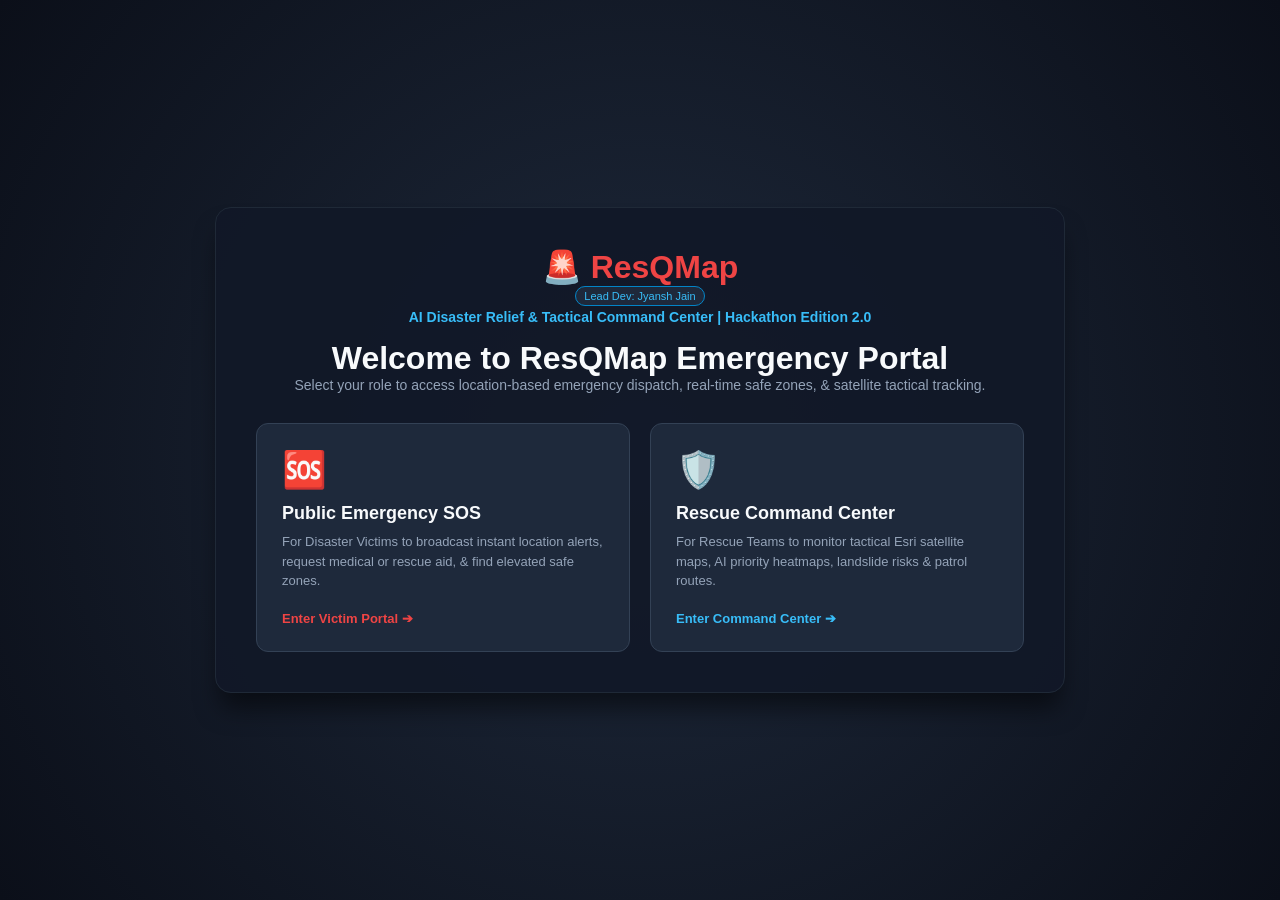
<file: index.html>
<!DOCTYPE html>
<html lang="en">
<head>
    <meta charset="UTF-8">
    <meta name="viewport" content="width=device-width, initial-scale=1.0">
    <title>ResQMap | AI Emergency Response Portal</title>
    <link rel="stylesheet" href="style.css">
</head>
<body class="landing-body">
    <div class="landing-card">
        <div class="brand">
            <span class="logo">🚨 ResQMap</span>
            <span class="badge-dev">Lead Dev: Jyansh Jain</span>
        </div>
        <p class="sub">AI Disaster Relief & Tactical Command Center | Hackathon Edition 2.0</p>
        
        <h1 style="margin-top: 15px; color: #f8fafc;">Welcome to ResQMap Emergency Portal</h1>
        <p style="color: #94a3b8; font-size: 14px; margin-bottom: 25px;">Select your role to access location-based emergency dispatch, real-time safe zones, & satellite tactical tracking.</p>

        <div class="role-grid">
            <a href="victim.html?developer=jyansh-jain" class="role-card victim">
                <div class="icon">🆘</div>
                <h3>Public Emergency SOS</h3>
                <p>For Disaster Victims to broadcast instant location alerts, request medical or rescue aid, & find elevated safe zones.</p>
                <div class="btn-portal">Enter Victim Portal ➔</div>
            </a>

            <a href="rescue.html?developer=jyansh-jain" class="role-card command">
                <div class="icon">🛡️</div>
                <h3>Rescue Command Center</h3>
                <p>For Rescue Teams to monitor tactical Esri satellite maps, AI priority heatmaps, landslide risks & patrol routes.</p>
                <div class="btn-portal">Enter Command Center ➔</div>
            </a>
        </div>
    </div>
</body>
</html>
</file>
<file: style.css>
* {
    box-sizing: border-box;
    margin: 0;
    padding: 0;
    font-family: 'Segoe UI', Roboto, Helvetica, Arial, sans-serif;
}

body {
    background-color: #0b0f19;
    color: #e2e8f0;
    min-height: 100vh;
}

/* Header Navbar */
header {
    background: #111827;
    padding: 15px 25px;
    display: flex;
    justify-content: space-between;
    align-items: center;
    border-bottom: 1px solid #1f2937;
}

.logo {
    font-size: 20px;
    font-weight: 800;
    color: #ef4444;
    display: flex;
    align-items: center;
    gap: 10px;
}

.badge-dev {
    font-size: 11px;
    background: #1e293b;
    color: #38bdf8;
    padding: 3px 8px;
    border-radius: 12px;
    border: 1px solid #0284c7;
}

.back-link {
    color: #94a3b8;
    text-decoration: none;
    font-size: 13px;
    transition: 0.2s;
}

.back-link:hover {
    color: #fff;
}

/* Landing Page Styles */
.landing-body {
    display: flex;
    justify-content: center;
    align-items: center;
    min-height: 100vh;
    padding: 20px;
    background: radial-gradient(circle at center, #1e293b 0%, #0b0f19 100%);
}

.landing-card {
    background: rgba(17, 24, 39, 0.9);
    border: 1px solid #1f2937;
    border-radius: 16px;
    padding: 40px;
    max-width: 850px;
    width: 100%;
    box-shadow: 0 20px 25px -5px rgba(0, 0, 0, 0.5);
    text-align: center;
}

.brand .logo {
    font-size: 32px;
    justify-content: center;
}

.sub {
    color: #38bdf8;
    font-size: 14px;
    margin-top: 5px;
    font-weight: 600;
}

.role-grid {
    display: grid;
    grid-template-columns: 1fr 1fr;
    gap: 20px;
    margin-top: 30px;
}

.role-card {
    background: #1e293b;
    border: 1px solid #334155;
    border-radius: 12px;
    padding: 25px;
    text-decoration: none;
    color: inherit;
    text-align: left;
    transition: all 0.3s ease;
    display: flex;
    flex-direction: column;
}

.role-card:hover {
    transform: translateY(-5px);
    border-color: #38bdf8;
    box-shadow: 0 10px 15px -3px rgba(56, 189, 248, 0.2);
}

.role-card.victim:hover {
    border-color: #ef4444;
    box-shadow: 0 10px 15px -3px rgba(239, 68, 68, 0.2);
}

.role-card .icon {
    font-size: 36px;
    margin-bottom: 12px;
}

.role-card h3 {
    font-size: 18px;
    color: #f8fafc;
    margin-bottom: 8px;
}

.role-card p {
    font-size: 13px;
    color: #94a3b8;
    line-height: 1.5;
    flex-grow: 1;
}

.btn-portal {
    margin-top: 20px;
    color: #38bdf8;
    font-weight: 700;
    font-size: 13px;
}

.role-card.victim .btn-portal {
    color: #ef4444;
}

/* Victim SOS Page Styles */
.victim-container {
    max-width: 550px;
    margin: 30px auto;
    padding: 0 15px;
}

.sos-card {
    background: #111827;
    border: 1px solid #1f2937;
    border-radius: 12px;
    padding: 30px;
    box-shadow: 0 10px 15px -3px rgba(0, 0, 0, 0.4);
}

.sos-card h2 {
    color: #ef4444;
    font-size: 22px;
    margin-bottom: 5px;
}

.subtitle {
    font-size: 13px;
    color: #94a3b8;
    margin-bottom: 25px;
}

.form-group {
    margin-bottom: 18px;
}

.form-group label {
    display: block;
    font-size: 12px;
    font-weight: 700;
    color: #cbd5e1;
    margin-bottom: 6px;
    text-transform: uppercase;
    letter-spacing: 0.5px;
}

.form-group input, .form-group select, .form-group textarea {
    width: 100%;
    background: #1e293b;
    border: 1px solid #334155;
    border-radius: 8px;
    padding: 12px;
    color: #fff;
    font-size: 14px;
    outline: none;
    transition: 0.2s;
}

.form-group input:focus, .form-group select:focus, .form-group textarea:focus {
    border-color: #ef4444;
}

.loc-btn {
    width: 100%;
    background: #0284c7;
    color: white;
    border: none;
    padding: 10px;
    border-radius: 8px;
    font-weight: 600;
    cursor: pointer;
    transition: 0.2s;
}

.loc-btn:hover {
    background: #0369a1;
}

.loc-status {
    font-size: 12px;
    color: #94a3b8;
    margin-top: 6px;
    text-align: center;
}

.submit-btn {
    width: 100%;
    background: #ef4444;
    color: white;
    border: none;
    padding: 14px;
    border-radius: 8px;
    font-size: 15px;
    font-weight: 800;
    cursor: pointer;
    box-shadow: 0 4px 6px -1px rgba(239, 68, 68, 0.4);
    transition: 0.2s;
}

.submit-btn:hover {
    background: #dc2626;
}

/* Command Center Dashboard Styles */
.command-dashboard-layout {
    display: grid;
    grid-template-columns: 1fr 350px;
    height: calc(100vh - 61px);
}

.map-section {
    display: flex;
    flex-direction: column;
    height: 100%;
    border-right: 1px solid #1f2937;
}

.dash-header {
    background: #111827;
    padding: 12px 20px;
    display: flex;
    justify-content: space-between;
    align-items: center;
    border-bottom: 1px solid #1f2937;
}

.dash-header h2 {
    font-size: 15px;
    color: #f8fafc;
}

.status-legend {
    display: flex;
    gap: 12px;
    font-size: 12px;
    color: #94a3b8;
}

.status-legend span {
    display: flex;
    align-items: center;
    gap: 5px;
}

.dot {
    width: 8px;
    height: 8px;
    border-radius: 50%;
}

.dot.red { background: #ef4444; }
.dot.yellow { background: #eab308; }
.dot.green { background: #22c55e; }
.dot.orange { background: #f97316; }

.full-tactical-map {
    flex-grow: 1;
    width: 100%;
    height: 100%;
}

/* Sidebar Alerts */
.alerts-sidebar {
    background: #111827;
    padding: 20px;
    overflow-y: auto;
}

.alerts-sidebar h3 {
    font-size: 16px;
    color: #f8fafc;
}

.sidebar-subtitle {
    font-size: 12px;
    color: #94a3b8;
    margin-bottom: 15px;
}

.sidebar-cards-container {
    display: flex;
    flex-direction: column;
    gap: 12px;
}

.req-card {
    background: #1e293b;
    border-left: 4px solid #94a3b8;
    border-radius: 8px;
    padding: 12px;
    font-size: 13px;
}

.req-card.critical { border-left-color: #ef4444; }
.req-card.moderate { border-left-color: #eab308; }

.req-card h4 {
    color: #f8fafc;
    margin-bottom: 4px;
}

.req-card p {
    color: #94a3b8;
    margin-bottom: 4px;
}

/* Analytics & Action Buttons */
.analytics-bar { display: flex; gap: 8px; align-items: center; }
.stat-badge { font-size: 12px; font-weight: 700; padding: 4px 10px; border-radius: 20px; color: #fff; background: rgba(15, 23, 42, 0.8); border: 1px solid rgba(255, 255, 255, 0.15); }
.stat-total b { color: #38bdf8; }
.stat-critical b { color: #ef4444; }
.stat-moderate b { color: #eab308; }

.card-actions { display: flex; gap: 6px; margin-top: 10px; }
.btn-action { flex: 1; border: none; padding: 6px; border-radius: 6px; font-weight: bold; font-size: 11px; cursor: pointer; text-decoration: none; text-align: center; transition: 0.2s; display: inline-flex; align-items: center; justify-content: center; gap: 4px; }
.btn-call { background: rgba(56, 189, 248, 0.2); color: #38bdf8; border: 1px solid rgba(56, 189, 248, 0.4); }
.btn-call:hover { background: #38bdf8; color: #0f172a; }
.btn-wa { background: rgba(34, 197, 94, 0.2); color: #4ade80; border: 1px solid rgba(34, 197, 94, 0.4); }
.btn-wa:hover { background: #22c55e; color: #0f172a; }
.btn-solve { background: #22c55e; color: white; width: 100%; margin-top: 6px; border: none; padding: 7px; border-radius: 6px; cursor: pointer; font-weight: bold; font-size: 11px; }
.btn-solve:hover { background: #16a34a; }

@media (max-width: 900px) {
    .role-grid { grid-template-columns: 1fr; }
    .command-dashboard-layout { grid-template-columns: 1fr; grid-template-rows: 600px auto; }
}
</file>
